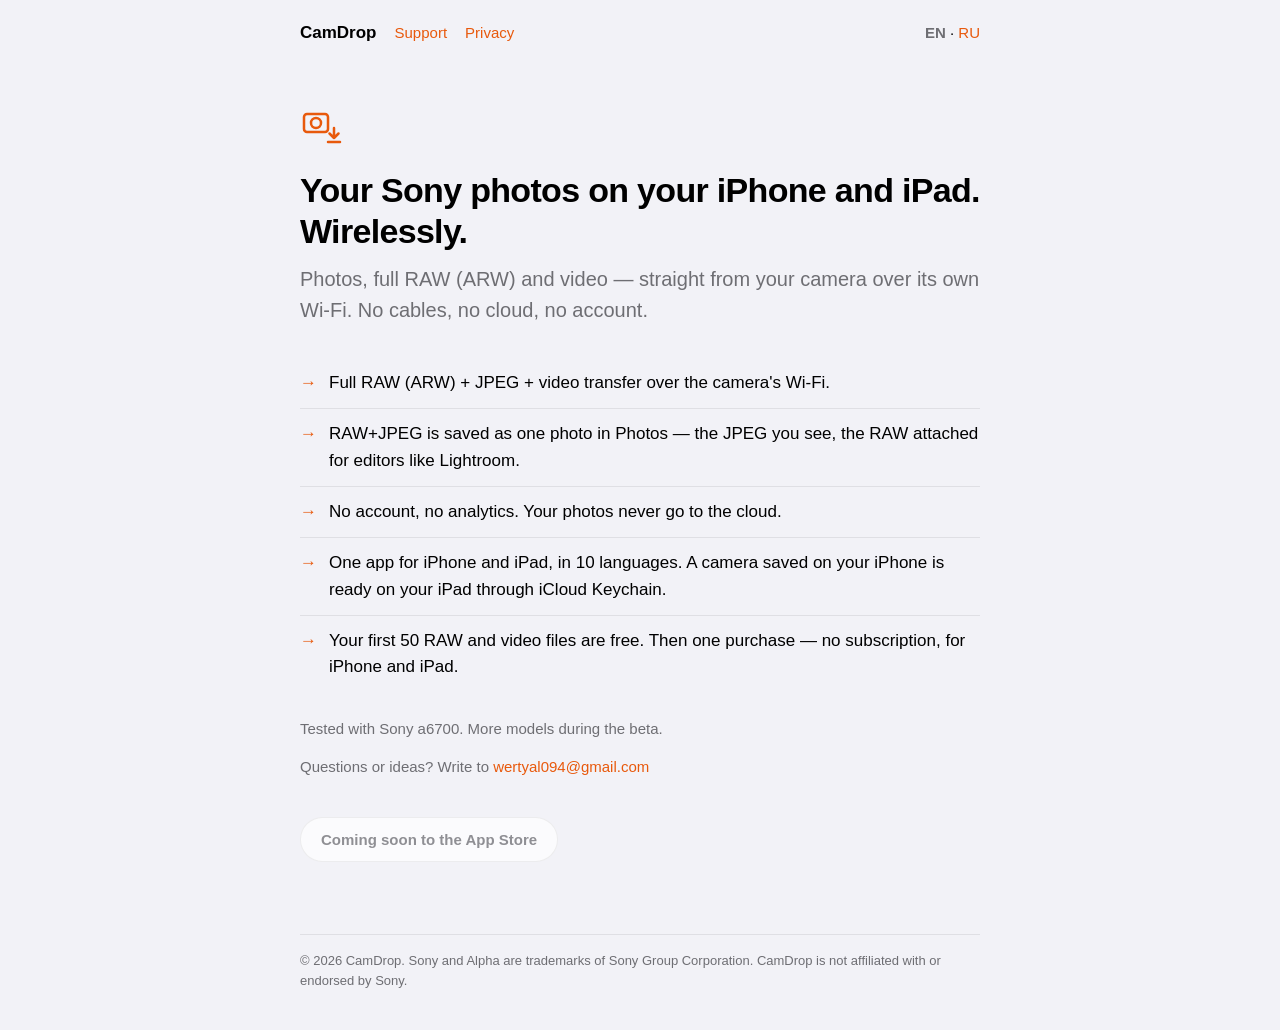
<file: index.html>
<!doctype html>
<html lang="en">
<head>
  <meta charset="utf-8">
  <meta name="viewport" content="width=device-width, initial-scale=1">
  <title>CamDrop — Sony photos, RAW and video, wirelessly to your iPhone and iPad</title>
  <link rel="stylesheet" href="style.css">
</head>
<body>
  <div class="wrap">

    <nav class="topnav">
      <span class="brand">CamDrop</span>
      <a href="support.html">Support</a>
      <a href="privacy.html">Privacy</a>
      <span class="lang-switch"><span class="current">EN</span> · <a href="ru/index.html" hreflang="ru">RU</a></span>
    </nav>

    <header class="hero">
      <svg class="icon" width="44" height="44" viewBox="0 0 44 44" fill="none" aria-hidden="true">
        <rect x="4" y="8" width="24" height="18" rx="3" stroke="currentColor" stroke-width="2.5"/>
        <circle cx="16" cy="17" r="5" stroke="currentColor" stroke-width="2.5"/>
        <path d="M34 22v10M34 32l-4.5-4.5M34 32l4.5-4.5" stroke="currentColor" stroke-width="2.5" stroke-linecap="round" stroke-linejoin="round"/>
        <path d="M28 36h12" stroke="currentColor" stroke-width="2.5" stroke-linecap="round"/>
      </svg>
      <h1>Your Sony photos on your iPhone and iPad. Wirelessly.</h1>
      <p class="tagline">Photos, full RAW (ARW) and video — straight from your camera over its own Wi-Fi. No cables, no cloud, no account.</p>
    </header>

    <main>
      <ul class="points">
        <li><span class="dot">→</span><span>Full RAW (ARW) + JPEG + video transfer over the camera's Wi-Fi.</span></li>
        <li><span class="dot">→</span><span>RAW+JPEG is saved as one photo in Photos — the JPEG you see, the RAW attached for editors like Lightroom.</span></li>
        <li><span class="dot">→</span><span>No account, no analytics. Your photos never go to the cloud.</span></li>
        <li><span class="dot">→</span><span>One app for iPhone and iPad, in 10 languages. A camera saved on your iPhone is ready on your iPad through iCloud Keychain.</span></li>
        <li><span class="dot">→</span><span>Your first 50 RAW and video files are free. Then one purchase — no subscription, for iPhone and iPad.</span></li>
      </ul>

      <p class="note">Tested with Sony a6700. More models during the beta.</p>

      <p class="note">Questions or ideas? Write to <a href="mailto:wertyal094@gmail.com">wertyal094@gmail.com</a></p>

      <span class="badge">Coming soon to the App Store</span>
    </main>

    <footer>
      © 2026 CamDrop. Sony and Alpha are trademarks of Sony Group Corporation. CamDrop is not affiliated with or endorsed by Sony.
    </footer>

  </div>
</body>
</html>
</file>
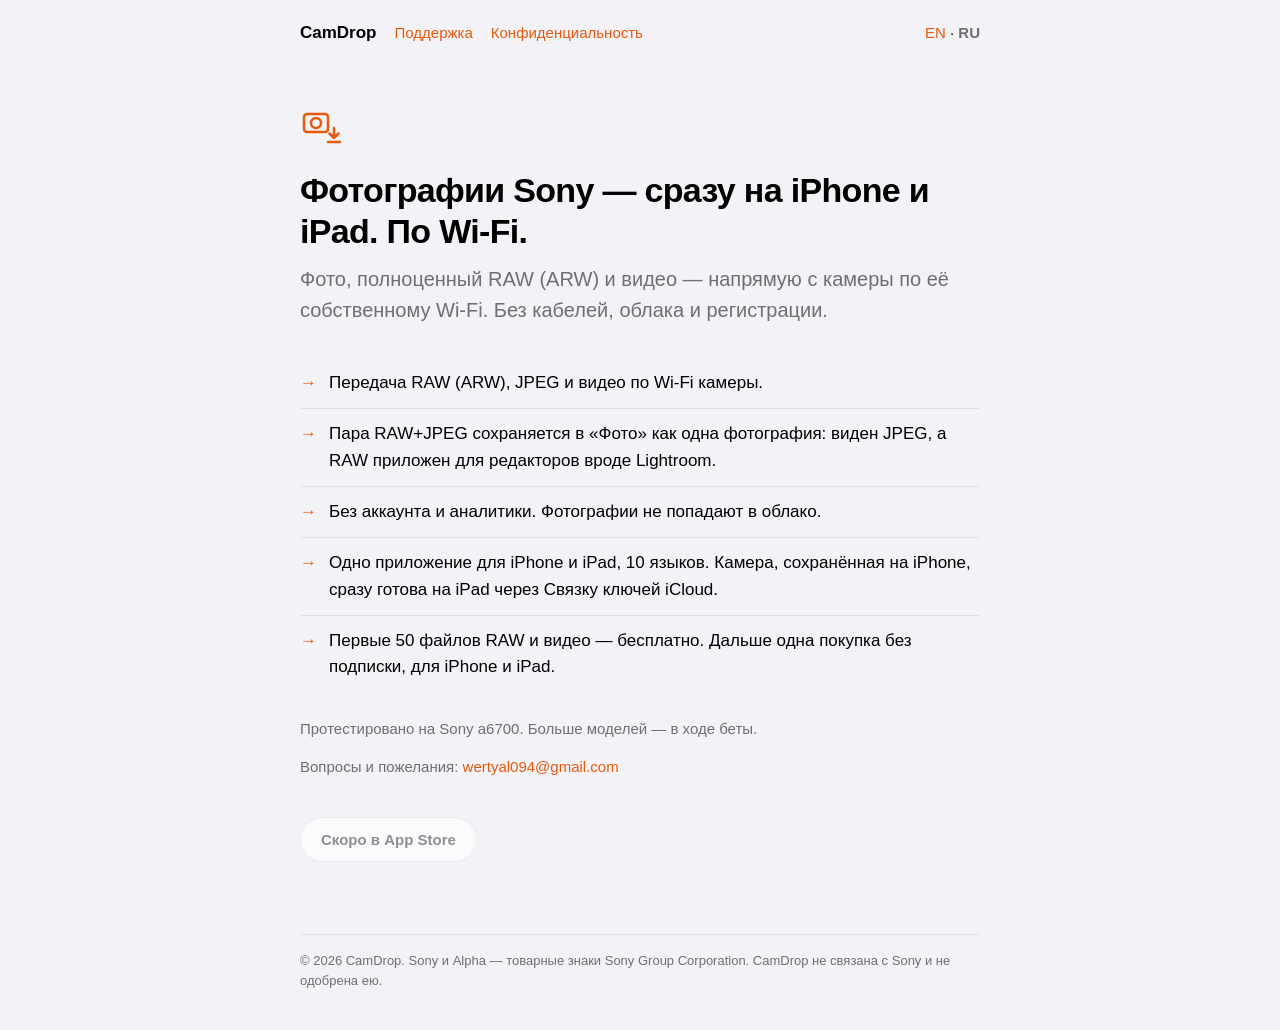
<file: ru/index.html>
<!doctype html>
<html lang="ru">
<head>
  <meta charset="utf-8">
  <meta name="viewport" content="width=device-width, initial-scale=1">
  <title>CamDrop — фото, RAW и видео с камеры Sony прямо на iPhone и iPad</title>
  <link rel="stylesheet" href="../style.css">
</head>
<body>
  <div class="wrap">

    <nav class="topnav">
      <span class="brand">CamDrop</span>
      <a href="support.html">Поддержка</a>
      <a href="privacy.html">Конфиденциальность</a>
      <span class="lang-switch"><a href="../index.html" hreflang="en">EN</a> · <span class="current">RU</span></span>
    </nav>

    <header class="hero">
      <svg class="icon" width="44" height="44" viewBox="0 0 44 44" fill="none" aria-hidden="true">
        <rect x="4" y="8" width="24" height="18" rx="3" stroke="currentColor" stroke-width="2.5"/>
        <circle cx="16" cy="17" r="5" stroke="currentColor" stroke-width="2.5"/>
        <path d="M34 22v10M34 32l-4.5-4.5M34 32l4.5-4.5" stroke="currentColor" stroke-width="2.5" stroke-linecap="round" stroke-linejoin="round"/>
        <path d="M28 36h12" stroke="currentColor" stroke-width="2.5" stroke-linecap="round"/>
      </svg>
      <h1>Фотографии Sony — сразу на iPhone и iPad. По Wi-Fi.</h1>
      <p class="tagline">Фото, полноценный RAW (ARW) и видео — напрямую с камеры по её собственному Wi-Fi. Без кабелей, облака и регистрации.</p>
    </header>

    <main>
      <ul class="points">
        <li><span class="dot">→</span><span>Передача RAW (ARW), JPEG и видео по Wi-Fi камеры.</span></li>
        <li><span class="dot">→</span><span>Пара RAW+JPEG сохраняется в «Фото» как одна фотография: виден JPEG, а RAW приложен для редакторов вроде Lightroom.</span></li>
        <li><span class="dot">→</span><span>Без аккаунта и аналитики. Фотографии не попадают в облако.</span></li>
        <li><span class="dot">→</span><span>Одно приложение для iPhone и iPad, 10 языков. Камера, сохранённая на iPhone, сразу готова на iPad через Связку ключей iCloud.</span></li>
        <li><span class="dot">→</span><span>Первые 50 файлов RAW и видео — бесплатно. Дальше одна покупка без подписки, для iPhone и iPad.</span></li>
      </ul>

      <p class="note">Протестировано на Sony a6700. Больше моделей — в ходе беты.</p>

      <p class="note">Вопросы и пожелания: <a href="mailto:wertyal094@gmail.com">wertyal094@gmail.com</a></p>

      <span class="badge">Скоро в App Store</span>
    </main>

    <footer>
      © 2026 CamDrop. Sony и Alpha — товарные знаки Sony Group Corporation. CamDrop не связана с Sony и не одобрена ею.
    </footer>

  </div>
</body>
</html>
</file>
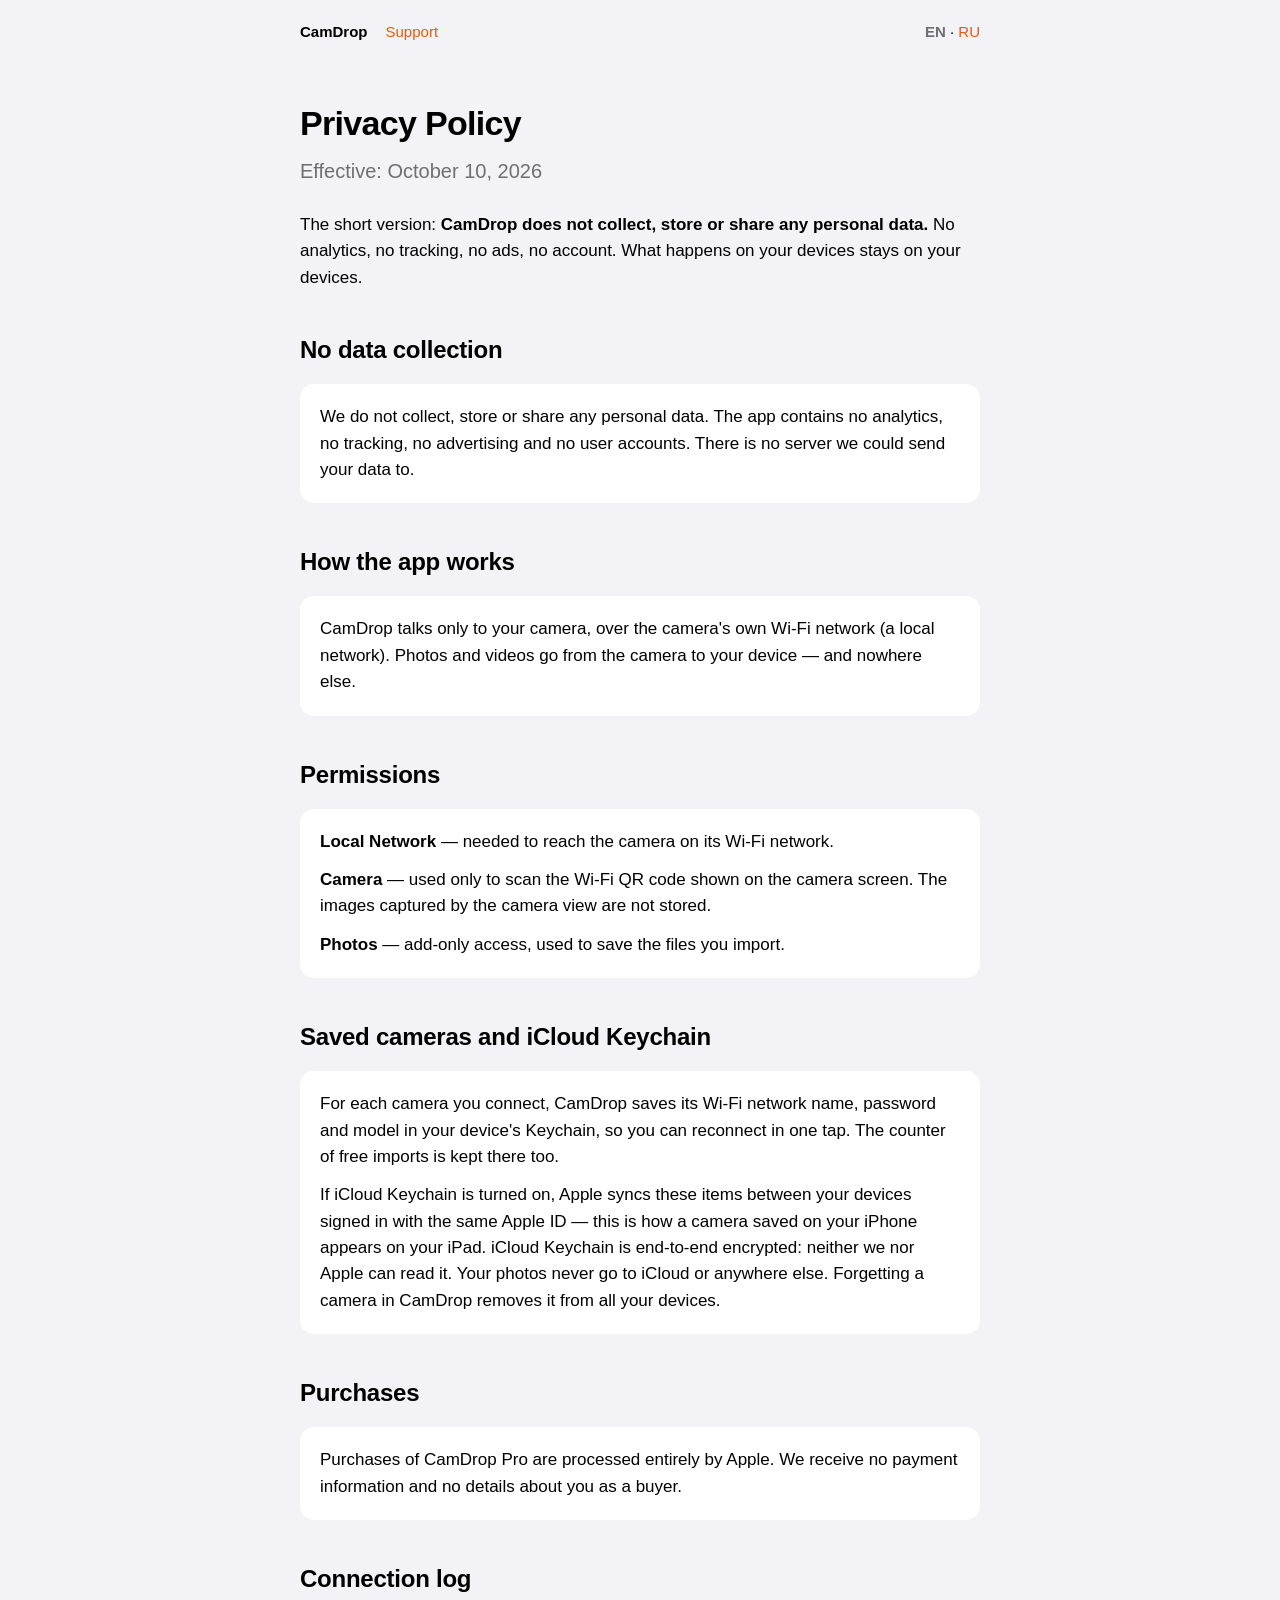
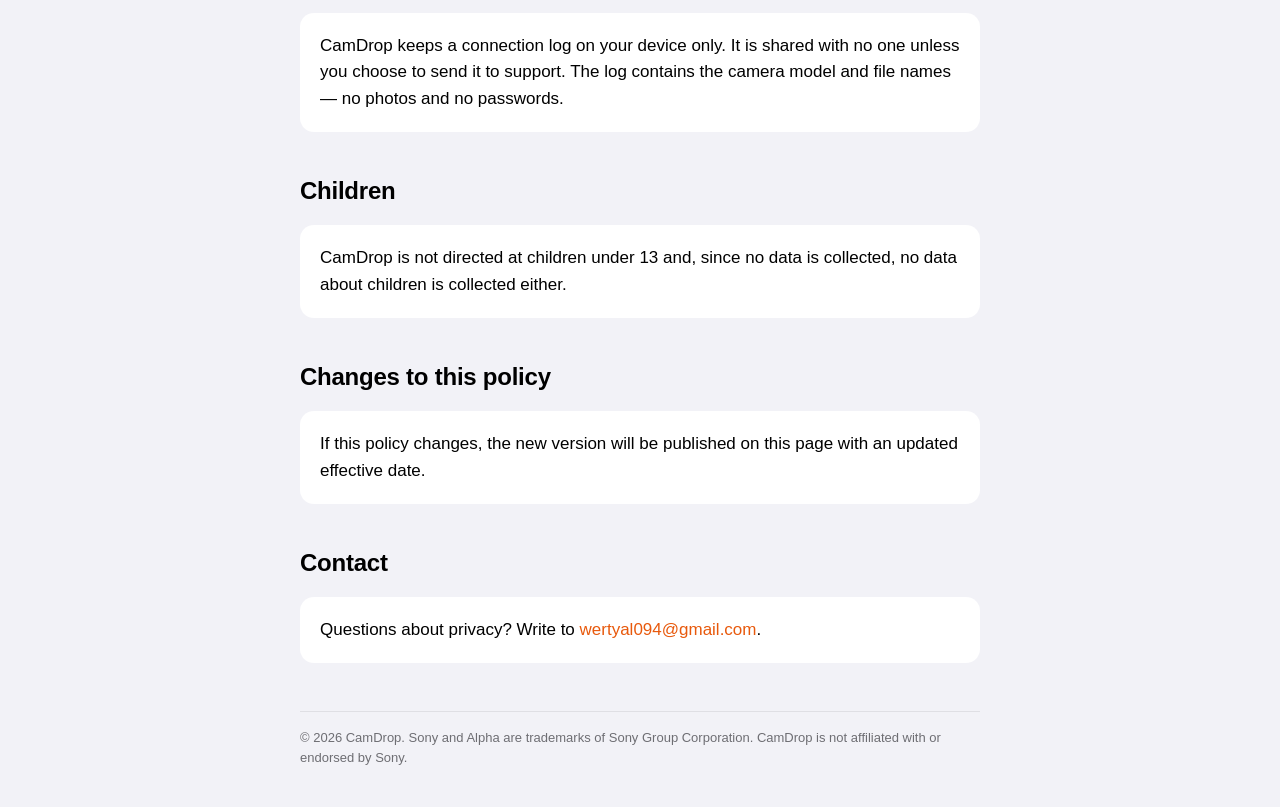
<file: privacy.html>
<!doctype html>
<html lang="en">
<head>
  <meta charset="utf-8">
  <meta name="viewport" content="width=device-width, initial-scale=1">
  <title>Privacy Policy — CamDrop</title>
  <link rel="stylesheet" href="style.css">
</head>
<body>
  <div class="wrap">

    <nav class="topnav">
      <a class="brand" href="index.html">CamDrop</a>
      <a href="support.html">Support</a>
      <span class="lang-switch"><span class="current">EN</span> · <a href="ru/privacy.html" hreflang="ru">RU</a></span>
    </nav>

    <main>
      <header class="hero">
        <h1>Privacy Policy</h1>
        <p class="tagline">Effective: October 10, 2026</p>
      </header>

      <p>The short version: <strong>CamDrop does not collect, store or share any personal data.</strong> No analytics, no tracking, no ads, no account. What happens on your devices stays on your devices.</p>

      <section>
        <h2>No data collection</h2>
        <div class="card">
          <p>We do not collect, store or share any personal data. The app contains no analytics, no tracking, no advertising and no user accounts. There is no server we could send your data to.</p>
        </div>
      </section>

      <section>
        <h2>How the app works</h2>
        <div class="card">
          <p>CamDrop talks only to your camera, over the camera's own Wi-Fi network (a local network). Photos and videos go from the camera to your device — and nowhere else.</p>
        </div>
      </section>

      <section>
        <h2>Permissions</h2>
        <div class="card">
          <p><strong>Local Network</strong> — needed to reach the camera on its Wi-Fi network.</p>
          <p><strong>Camera</strong> — used only to scan the Wi-Fi QR code shown on the camera screen. The images captured by the camera view are not stored.</p>
          <p><strong>Photos</strong> — add-only access, used to save the files you import.</p>
        </div>
      </section>

      <section>
        <h2>Saved cameras and iCloud Keychain</h2>
        <div class="card">
          <p>For each camera you connect, CamDrop saves its Wi-Fi network name, password and model in your device's Keychain, so you can reconnect in one tap. The counter of free imports is kept there too.</p>
          <p>If iCloud Keychain is turned on, Apple syncs these items between your devices signed in with the same Apple ID — this is how a camera saved on your iPhone appears on your iPad. iCloud Keychain is end-to-end encrypted: neither we nor Apple can read it. Your photos never go to iCloud or anywhere else. Forgetting a camera in CamDrop removes it from all your devices.</p>
        </div>
      </section>

      <section>
        <h2>Purchases</h2>
        <div class="card">
          <p>Purchases of CamDrop Pro are processed entirely by Apple. We receive no payment information and no details about you as a buyer.</p>
        </div>
      </section>

      <section>
        <h2>Connection log</h2>
        <div class="card">
          <p>CamDrop keeps a connection log on your device only. It is shared with no one unless you choose to send it to support. The log contains the camera model and file names — no photos and no passwords.</p>
        </div>
      </section>

      <section>
        <h2>Children</h2>
        <div class="card">
          <p>CamDrop is not directed at children under 13 and, since no data is collected, no data about children is collected either.</p>
        </div>
      </section>

      <section>
        <h2>Changes to this policy</h2>
        <div class="card">
          <p>If this policy changes, the new version will be published on this page with an updated effective date.</p>
        </div>
      </section>

      <section>
        <h2>Contact</h2>
        <div class="card">
          <p>Questions about privacy? Write to <a href="mailto:wertyal094@gmail.com">wertyal094@gmail.com</a>.</p>
        </div>
      </section>
    </main>

    <footer>
      © 2026 CamDrop. Sony and Alpha are trademarks of Sony Group Corporation. CamDrop is not affiliated with or endorsed by Sony.
    </footer>

  </div>
</body>
</html>
</file>
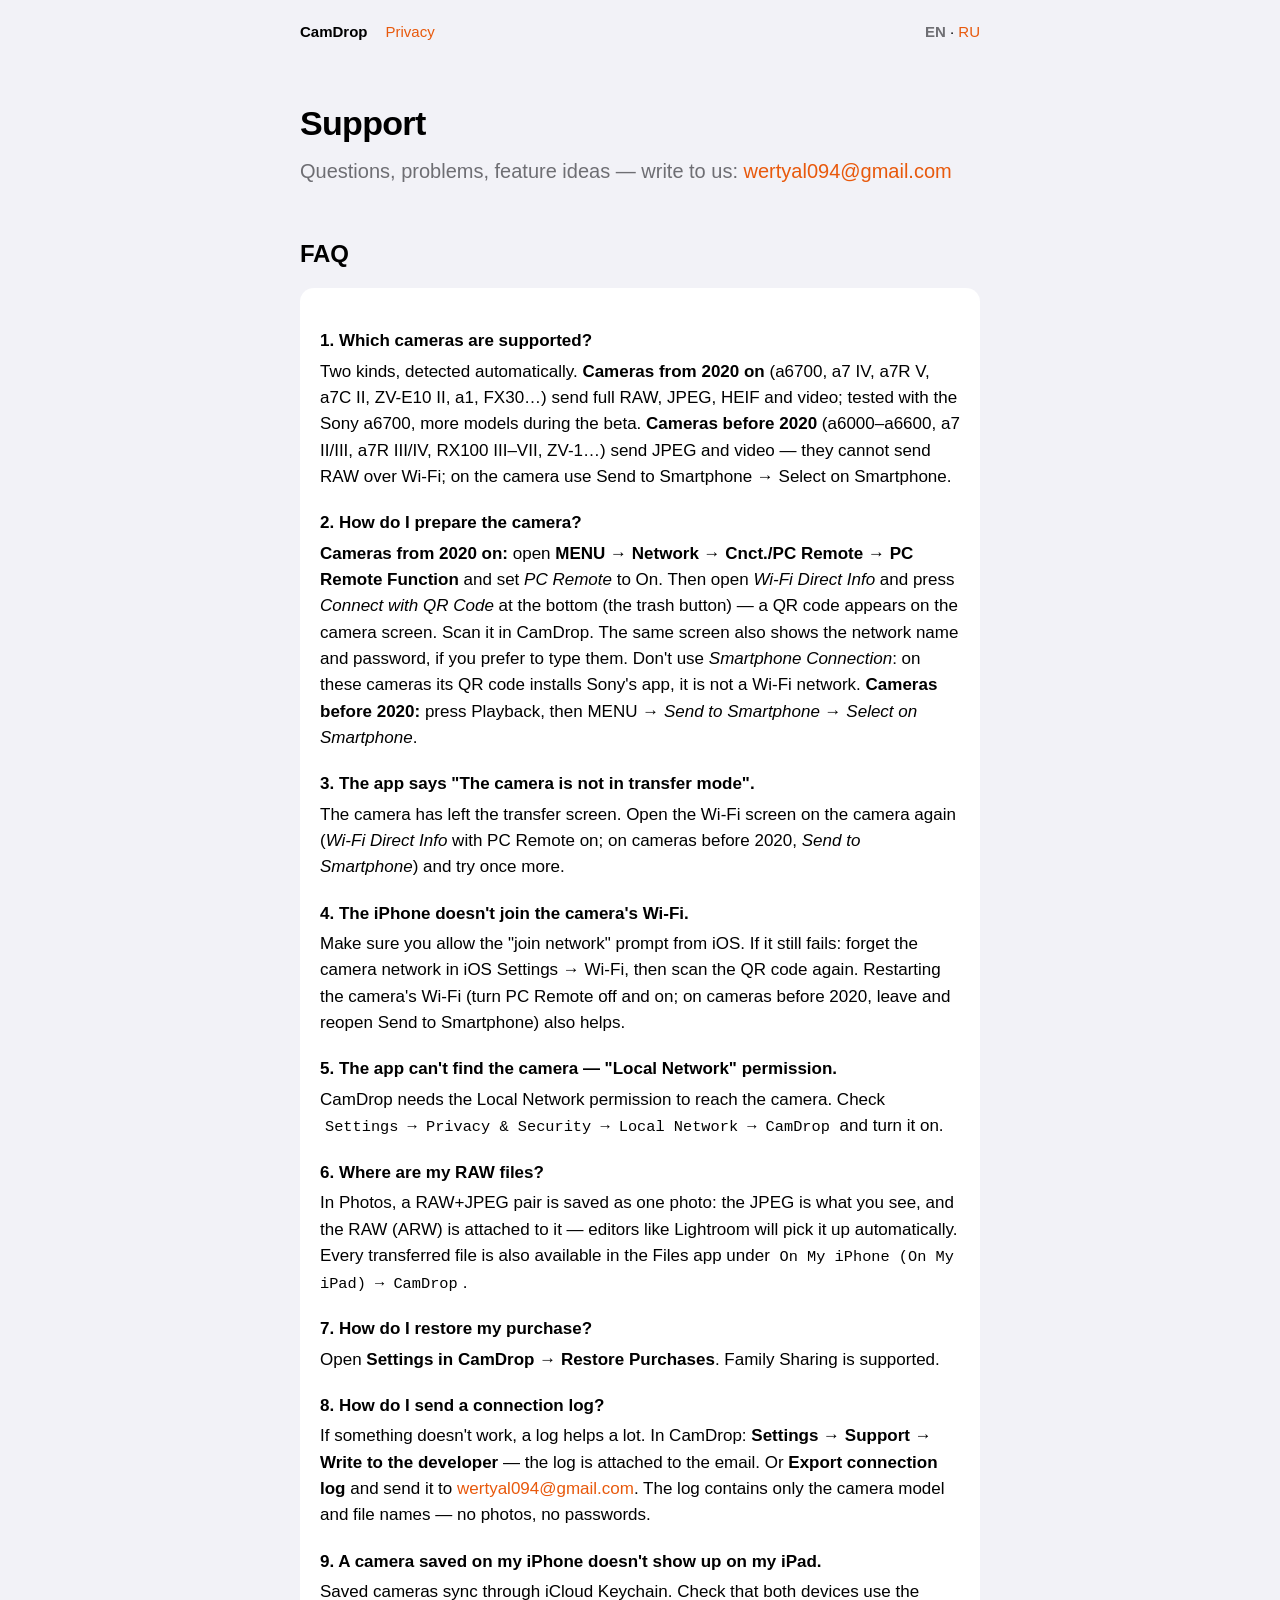
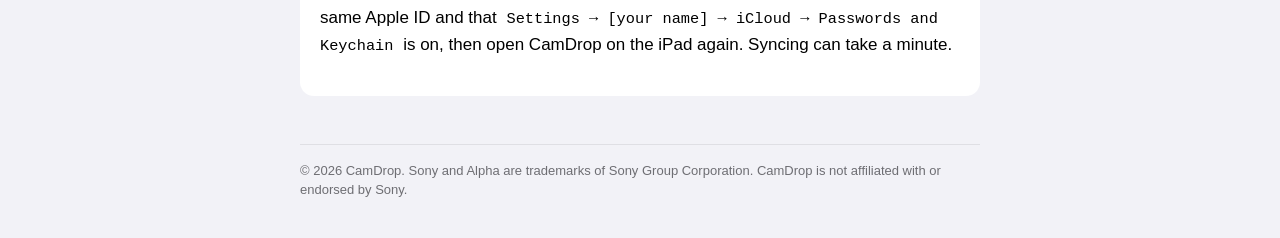
<file: support.html>
<!doctype html>
<html lang="en">
<head>
  <meta charset="utf-8">
  <meta name="viewport" content="width=device-width, initial-scale=1">
  <title>Support &amp; FAQ — CamDrop</title>
  <link rel="stylesheet" href="style.css">
</head>
<body>
  <div class="wrap">

    <nav class="topnav">
      <a class="brand" href="index.html">CamDrop</a>
      <a href="privacy.html">Privacy</a>
      <span class="lang-switch"><span class="current">EN</span> · <a href="ru/support.html" hreflang="ru">RU</a></span>
    </nav>

    <main>
      <header class="hero">
        <h1>Support</h1>
        <p class="tagline">Questions, problems, feature ideas — write to us: <a href="mailto:wertyal094@gmail.com">wertyal094@gmail.com</a></p>
      </header>

      <section>
        <h2>FAQ</h2>

        <div class="card">
          <dl class="faq">
            <dt>1. Which cameras are supported?</dt>
            <dd>Two kinds, detected automatically. <strong>Cameras from 2020 on</strong> (a6700, a7 IV, a7R V, a7C II, ZV-E10 II, a1, FX30…) send full RAW, JPEG, HEIF and video; tested with the Sony a6700, more models during the beta. <strong>Cameras before 2020</strong> (a6000–a6600, a7 II/III, a7R III/IV, RX100 III–VII, ZV-1…) send JPEG and video — they cannot send RAW over Wi-Fi; on the camera use Send to Smartphone → Select on Smartphone.</dd>

            <dt>2. How do I prepare the camera?</dt>
            <dd><strong>Cameras from 2020 on:</strong> open <strong>MENU → Network → Cnct./PC Remote → PC Remote Function</strong> and set <em>PC Remote</em> to On. Then open <em>Wi-Fi Direct Info</em> and press <em>Connect with QR Code</em> at the bottom (the trash button) — a QR code appears on the camera screen. Scan it in CamDrop. The same screen also shows the network name and password, if you prefer to type them. Don't use <em>Smartphone Connection</em>: on these cameras its QR code installs Sony's app, it is not a Wi-Fi network. <strong>Cameras before 2020:</strong> press Playback, then MENU → <em>Send to Smartphone</em> → <em>Select on Smartphone</em>.</dd>

            <dt>3. The app says "The camera is not in transfer mode".</dt>
            <dd>The camera has left the transfer screen. Open the Wi-Fi screen on the camera again (<em>Wi-Fi Direct Info</em> with PC Remote on; on cameras before 2020, <em>Send to Smartphone</em>) and try once more.</dd>

            <dt>4. The iPhone doesn't join the camera's Wi-Fi.</dt>
            <dd>Make sure you allow the "join network" prompt from iOS. If it still fails: forget the camera network in iOS Settings → Wi-Fi, then scan the QR code again. Restarting the camera's Wi-Fi (turn PC Remote off and on; on cameras before 2020, leave and reopen Send to Smartphone) also helps.</dd>

            <dt>5. The app can't find the camera — "Local Network" permission.</dt>
            <dd>CamDrop needs the Local Network permission to reach the camera. Check <span class="path">Settings → Privacy &amp; Security → Local Network → CamDrop</span> and turn it on.</dd>

            <dt>6. Where are my RAW files?</dt>
            <dd>In Photos, a RAW+JPEG pair is saved as one photo: the JPEG is what you see, and the RAW (ARW) is attached to it — editors like Lightroom will pick it up automatically. Every transferred file is also available in the Files app under <span class="path">On My iPhone (On My iPad) → CamDrop</span>.</dd>

            <dt>7. How do I restore my purchase?</dt>
            <dd>Open <strong>Settings in CamDrop → Restore Purchases</strong>. Family Sharing is supported.</dd>

            <dt>8. How do I send a connection log?</dt>
            <dd>If something doesn't work, a log helps a lot. In CamDrop: <strong>Settings → Support → Write to the developer</strong> — the log is attached to the email. Or <strong>Export connection log</strong> and send it to <a href="mailto:wertyal094@gmail.com">wertyal094@gmail.com</a>. The log contains only the camera model and file names — no photos, no passwords.</dd>

            <dt>9. A camera saved on my iPhone doesn't show up on my iPad.</dt>
            <dd>Saved cameras sync through iCloud Keychain. Check that both devices use the same Apple ID and that <span class="path">Settings → [your name] → iCloud → Passwords and Keychain</span> is on, then open CamDrop on the iPad again. Syncing can take a minute.</dd>
          </dl>
        </div>
      </section>
    </main>

    <footer>
      © 2026 CamDrop. Sony and Alpha are trademarks of Sony Group Corporation. CamDrop is not affiliated with or endorsed by Sony.
    </footer>

  </div>
</body>
</html>
</file>
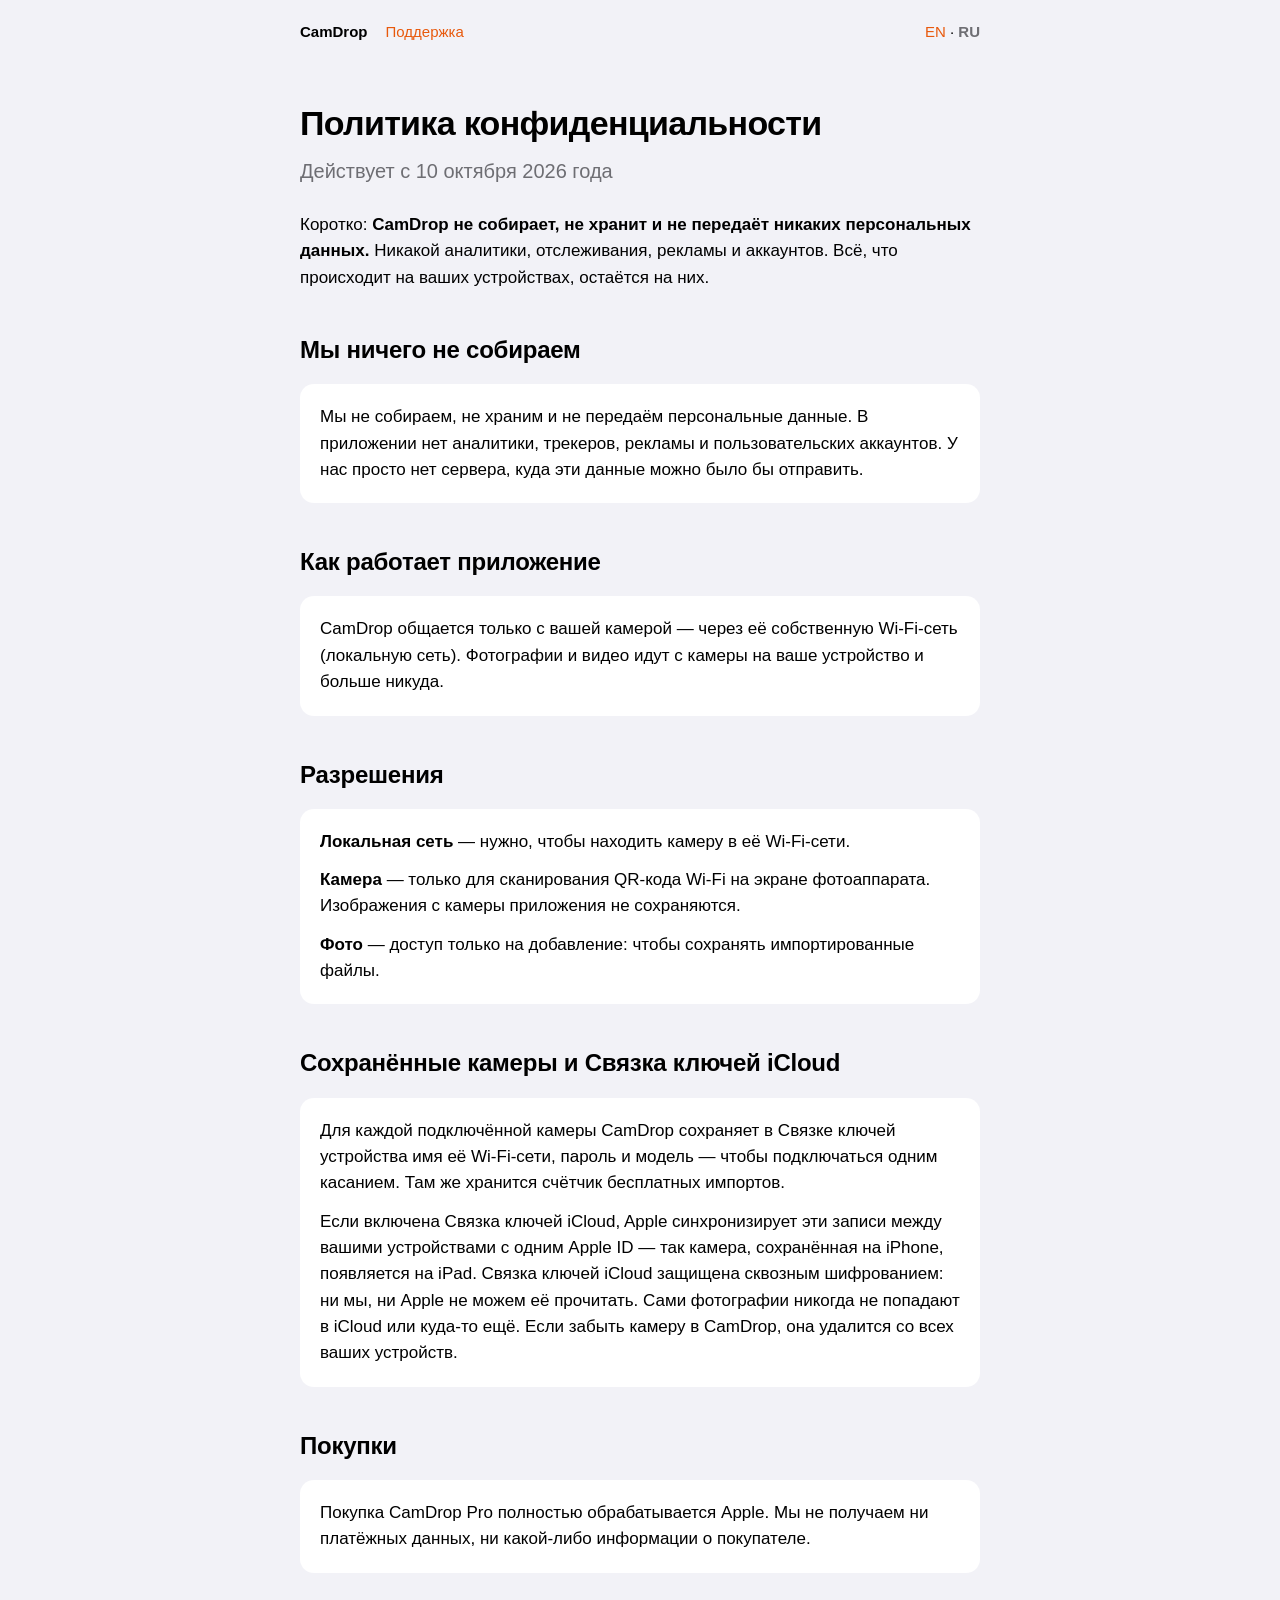
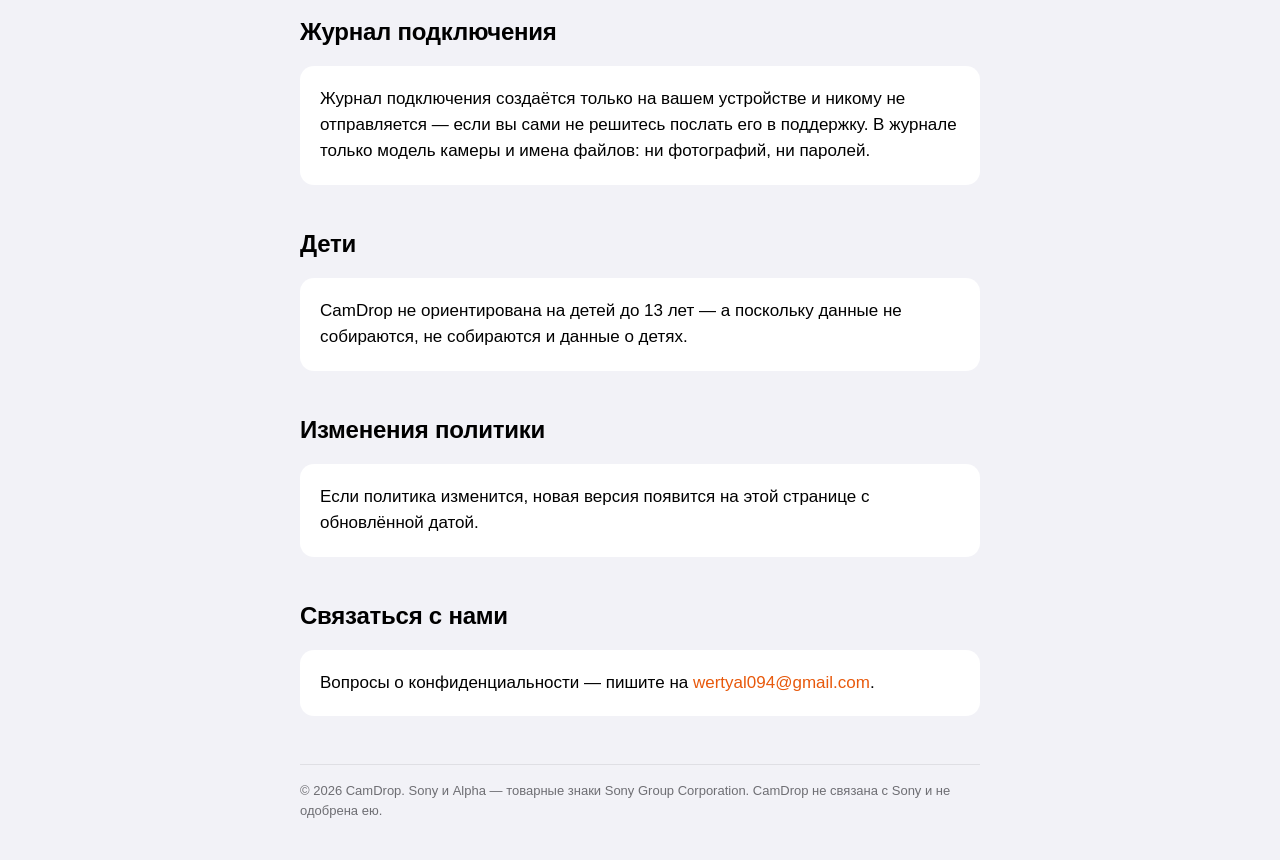
<file: ru/privacy.html>
<!doctype html>
<html lang="ru">
<head>
  <meta charset="utf-8">
  <meta name="viewport" content="width=device-width, initial-scale=1">
  <title>Политика конфиденциальности — CamDrop</title>
  <link rel="stylesheet" href="../style.css">
</head>
<body>
  <div class="wrap">

    <nav class="topnav">
      <a class="brand" href="index.html">CamDrop</a>
      <a href="support.html">Поддержка</a>
      <span class="lang-switch"><a href="../privacy.html" hreflang="en">EN</a> · <span class="current">RU</span></span>
    </nav>

    <main>
      <header class="hero">
        <h1>Политика конфиденциальности</h1>
        <p class="tagline">Действует с 10 октября 2026 года</p>
      </header>

      <p>Коротко: <strong>CamDrop не собирает, не хранит и не передаёт никаких персональных данных.</strong> Никакой аналитики, отслеживания, рекламы и аккаунтов. Всё, что происходит на ваших устройствах, остаётся на них.</p>

      <section>
        <h2>Мы ничего не собираем</h2>
        <div class="card">
          <p>Мы не собираем, не храним и не передаём персональные данные. В приложении нет аналитики, трекеров, рекламы и пользовательских аккаунтов. У нас просто нет сервера, куда эти данные можно было бы отправить.</p>
        </div>
      </section>

      <section>
        <h2>Как работает приложение</h2>
        <div class="card">
          <p>CamDrop общается только с вашей камерой — через её собственную Wi-Fi-сеть (локальную сеть). Фотографии и видео идут с камеры на ваше устройство и больше никуда.</p>
        </div>
      </section>

      <section>
        <h2>Разрешения</h2>
        <div class="card">
          <p><strong>Локальная сеть</strong> — нужно, чтобы находить камеру в её Wi-Fi-сети.</p>
          <p><strong>Камера</strong> — только для сканирования QR-кода Wi-Fi на экране фотоаппарата. Изображения с камеры приложения не сохраняются.</p>
          <p><strong>Фото</strong> — доступ только на добавление: чтобы сохранять импортированные файлы.</p>
        </div>
      </section>

      <section>
        <h2>Сохранённые камеры и Связка ключей iCloud</h2>
        <div class="card">
          <p>Для каждой подключённой камеры CamDrop сохраняет в Связке ключей устройства имя её Wi-Fi-сети, пароль и модель — чтобы подключаться одним касанием. Там же хранится счётчик бесплатных импортов.</p>
          <p>Если включена Связка ключей iCloud, Apple синхронизирует эти записи между вашими устройствами с одним Apple ID — так камера, сохранённая на iPhone, появляется на iPad. Связка ключей iCloud защищена сквозным шифрованием: ни мы, ни Apple не можем её прочитать. Сами фотографии никогда не попадают в iCloud или куда-то ещё. Если забыть камеру в CamDrop, она удалится со всех ваших устройств.</p>
        </div>
      </section>

      <section>
        <h2>Покупки</h2>
        <div class="card">
          <p>Покупка CamDrop Pro полностью обрабатывается Apple. Мы не получаем ни платёжных данных, ни какой-либо информации о покупателе.</p>
        </div>
      </section>

      <section>
        <h2>Журнал подключения</h2>
        <div class="card">
          <p>Журнал подключения создаётся только на вашем устройстве и никому не отправляется — если вы сами не решитесь послать его в поддержку. В журнале только модель камеры и имена файлов: ни фотографий, ни паролей.</p>
        </div>
      </section>

      <section>
        <h2>Дети</h2>
        <div class="card">
          <p>CamDrop не ориентирована на детей до 13 лет — а поскольку данные не собираются, не собираются и данные о детях.</p>
        </div>
      </section>

      <section>
        <h2>Изменения политики</h2>
        <div class="card">
          <p>Если политика изменится, новая версия появится на этой странице с обновлённой датой.</p>
        </div>
      </section>

      <section>
        <h2>Связаться с нами</h2>
        <div class="card">
          <p>Вопросы о конфиденциальности — пишите на <a href="mailto:wertyal094@gmail.com">wertyal094@gmail.com</a>.</p>
        </div>
      </section>
    </main>

    <footer>
      © 2026 CamDrop. Sony и Alpha — товарные знаки Sony Group Corporation. CamDrop не связана с Sony и не одобрена ею.
    </footer>

  </div>
</body>
</html>
</file>
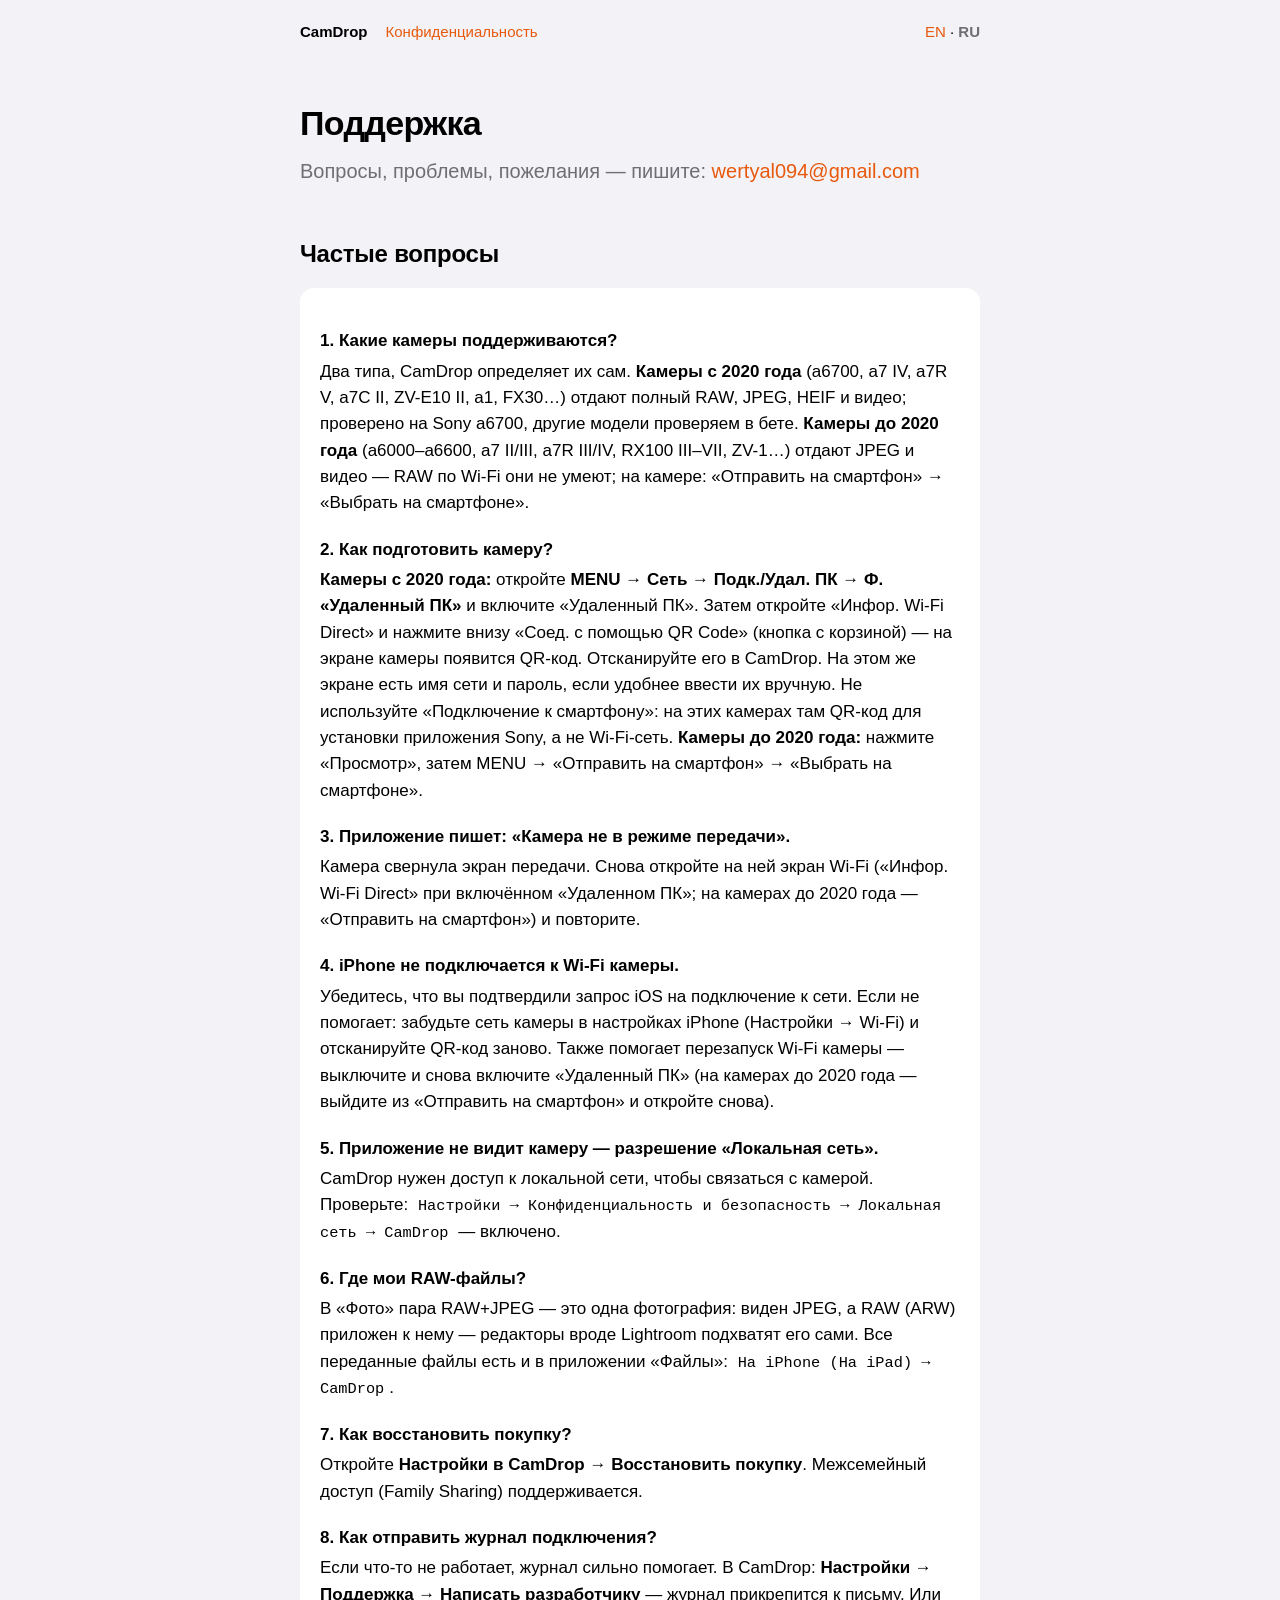
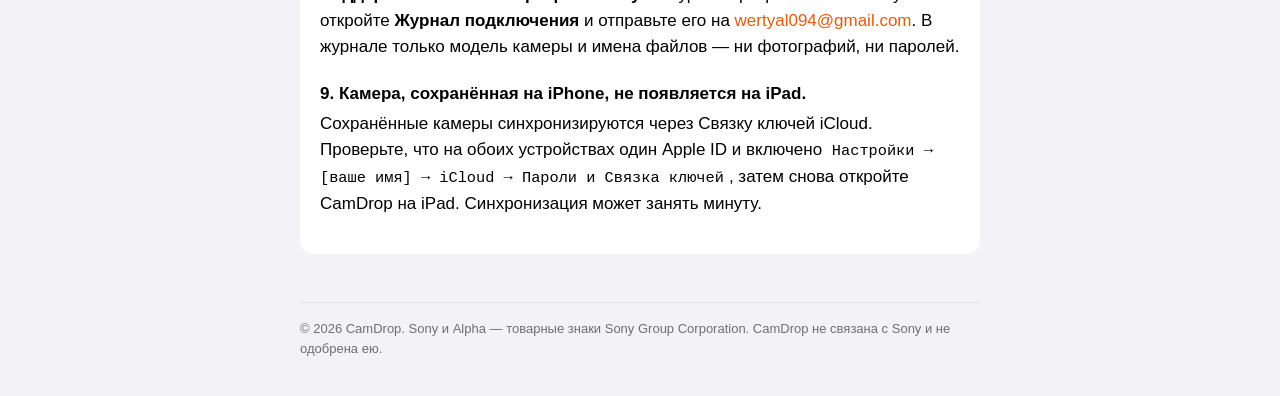
<file: ru/support.html>
<!doctype html>
<html lang="ru">
<head>
  <meta charset="utf-8">
  <meta name="viewport" content="width=device-width, initial-scale=1">
  <title>Поддержка и вопросы — CamDrop</title>
  <link rel="stylesheet" href="../style.css">
</head>
<body>
  <div class="wrap">

    <nav class="topnav">
      <a class="brand" href="index.html">CamDrop</a>
      <a href="privacy.html">Конфиденциальность</a>
      <span class="lang-switch"><a href="../support.html" hreflang="en">EN</a> · <span class="current">RU</span></span>
    </nav>

    <main>
      <header class="hero">
        <h1>Поддержка</h1>
        <p class="tagline">Вопросы, проблемы, пожелания — пишите: <a href="mailto:wertyal094@gmail.com">wertyal094@gmail.com</a></p>
      </header>

      <section>
        <h2>Частые вопросы</h2>

        <div class="card">
          <dl class="faq">
            <dt>1. Какие камеры поддерживаются?</dt>
            <dd>Два типа, CamDrop определяет их сам. <strong>Камеры с 2020 года</strong> (a6700, a7 IV, a7R V, a7C II, ZV-E10 II, a1, FX30…) отдают полный RAW, JPEG, HEIF и видео; проверено на Sony a6700, другие модели проверяем в бете. <strong>Камеры до 2020 года</strong> (a6000–a6600, a7 II/III, a7R III/IV, RX100 III–VII, ZV-1…) отдают JPEG и видео — RAW по Wi-Fi они не умеют; на камере: «Отправить на смартфон» → «Выбрать на смартфоне».</dd>

            <dt>2. Как подготовить камеру?</dt>
            <dd><strong>Камеры с 2020 года:</strong> откройте <strong>MENU → Сеть → Подк./Удал. ПК → Ф. «Удаленный ПК»</strong> и включите «Удаленный ПК». Затем откройте «Инфор. Wi-Fi Direct» и нажмите внизу «Соед. с помощью QR Code» (кнопка с корзиной) — на экране камеры появится QR-код. Отсканируйте его в CamDrop. На этом же экране есть имя сети и пароль, если удобнее ввести их вручную. Не используйте «Подключение к смартфону»: на этих камерах там QR-код для установки приложения Sony, а не Wi-Fi-сеть. <strong>Камеры до 2020 года:</strong> нажмите «Просмотр», затем MENU → «Отправить на смартфон» → «Выбрать на смартфоне».</dd>

            <dt>3. Приложение пишет: «Камера не в режиме передачи».</dt>
            <dd>Камера свернула экран передачи. Снова откройте на ней экран Wi-Fi («Инфор. Wi-Fi Direct» при включённом «Удаленном ПК»; на камерах до 2020 года — «Отправить на смартфон») и повторите.</dd>

            <dt>4. iPhone не подключается к Wi-Fi камеры.</dt>
            <dd>Убедитесь, что вы подтвердили запрос iOS на подключение к сети. Если не помогает: забудьте сеть камеры в настройках iPhone (Настройки → Wi-Fi) и отсканируйте QR-код заново. Также помогает перезапуск Wi-Fi камеры — выключите и снова включите «Удаленный ПК» (на камерах до 2020 года — выйдите из «Отправить на смартфон» и откройте снова).</dd>

            <dt>5. Приложение не видит камеру — разрешение «Локальная сеть».</dt>
            <dd>CamDrop нужен доступ к локальной сети, чтобы связаться с камерой. Проверьте: <span class="path">Настройки → Конфиденциальность и безопасность → Локальная сеть → CamDrop</span> — включено.</dd>

            <dt>6. Где мои RAW-файлы?</dt>
            <dd>В «Фото» пара RAW+JPEG — это одна фотография: виден JPEG, а RAW (ARW) приложен к нему — редакторы вроде Lightroom подхватят его сами. Все переданные файлы есть и в приложении «Файлы»: <span class="path">На iPhone (На iPad) → CamDrop</span>.</dd>

            <dt>7. Как восстановить покупку?</dt>
            <dd>Откройте <strong>Настройки в CamDrop → Восстановить покупку</strong>. Межсемейный доступ (Family Sharing) поддерживается.</dd>

            <dt>8. Как отправить журнал подключения?</dt>
            <dd>Если что-то не работает, журнал сильно помогает. В CamDrop: <strong>Настройки → Поддержка → Написать разработчику</strong> — журнал прикрепится к письму. Или откройте <strong>Журнал подключения</strong> и отправьте его на <a href="mailto:wertyal094@gmail.com">wertyal094@gmail.com</a>. В журнале только модель камеры и имена файлов — ни фотографий, ни паролей.</dd>

            <dt>9. Камера, сохранённая на iPhone, не появляется на iPad.</dt>
            <dd>Сохранённые камеры синхронизируются через Связку ключей iCloud. Проверьте, что на обоих устройствах один Apple ID и включено <span class="path">Настройки → [ваше имя] → iCloud → Пароли и Связка ключей</span>, затем снова откройте CamDrop на iPad. Синхронизация может занять минуту.</dd>
          </dl>
        </div>
      </section>
    </main>

    <footer>
      © 2026 CamDrop. Sony и Alpha — товарные знаки Sony Group Corporation. CamDrop не связана с Sony и не одобрена ею.
    </footer>

  </div>
</body>
</html>
</file>
<file: style.css>
/* CamDrop static site — no JavaScript, no external resources. */

:root {
  --bg: #F2F2F7;
  --card: #FFFFFF;
  --text: #000000;
  --text-2: #6E6E73;
  --accent: #E8590C;
  --border: rgba(0, 0, 0, 0.08);
}

@media (prefers-color-scheme: dark) {
  :root {
    --bg: #000000;
    --card: #1C1C1E;
    --text: #FFFFFF;
    --text-2: #98989D;
    --accent: #FF8A3D;
    --border: rgba(255, 255, 255, 0.12);
  }
}

* {
  box-sizing: border-box;
}

html {
  -webkit-text-size-adjust: 100%;
}

body {
  margin: 0;
  padding: 0 16px;
  background: var(--bg);
  color: var(--text);
  font-family: -apple-system, BlinkMacSystemFont, "SF Pro Text", "Segoe UI", Roboto, sans-serif;
  font-size: 17px;
  line-height: 1.55;
}

.wrap {
  max-width: 680px;
  margin: 0 auto;
}

a {
  color: var(--accent);
  text-decoration: none;
}

a:hover {
  text-decoration: underline;
}

/* Top navigation */

.topnav {
  display: flex;
  flex-wrap: wrap;
  align-items: baseline;
  gap: 8px 18px;
  padding: 20px 0 12px;
}

.topnav .brand {
  font-weight: 600;
  color: var(--text);
}

.topnav a {
  font-size: 15px;
}

.lang-switch {
  margin-left: auto;
  font-size: 15px;
}

.lang-switch .current {
  color: var(--text-2);
  font-weight: 600;
}

/* Hero */

.hero {
  padding: 48px 0 8px;
}

.hero h1 {
  font-size: 34px;
  line-height: 1.2;
  font-weight: 700;
  letter-spacing: -0.02em;
  margin: 0 0 12px;
}

.hero .tagline {
  font-size: 20px;
  color: var(--text-2);
  margin: 0;
}

.hero .icon {
  display: block;
  margin-bottom: 20px;
  color: var(--accent);
}

/* Cards */

.card {
  background: var(--card);
  border-radius: 14px;
  padding: 20px;
  margin: 16px 0;
}

.card h2 {
  font-size: 20px;
  font-weight: 600;
  margin: 0 0 8px;
}

.card p {
  margin: 0 0 12px;
}

.card p:last-child,
.card ul:last-child,
.card ol:last-child {
  margin-bottom: 0;
}

.points {
  list-style: none;
  padding: 0;
  margin: 24px 0;
}

.points li {
  display: flex;
  gap: 12px;
  align-items: baseline;
  padding: 12px 0;
  border-bottom: 1px solid var(--border);
}

.points li:last-child {
  border-bottom: none;
}

.points .dot {
  color: var(--accent);
  font-weight: 700;
  flex-shrink: 0;
}

/* Sections */

section {
  margin: 40px 0;
}

h2 {
  font-size: 24px;
  font-weight: 700;
  letter-spacing: -0.01em;
  margin: 0 0 12px;
}

h3 {
  font-size: 18px;
  font-weight: 600;
  margin: 24px 0 8px;
}

.note {
  color: var(--text-2);
  font-size: 15px;
}

/* Coming soon badge */

.badge {
  display: inline-block;
  margin: 24px 0;
  padding: 10px 20px;
  border-radius: 999px;
  background: var(--card);
  border: 1px solid var(--border);
  color: var(--text-2);
  font-size: 15px;
  font-weight: 600;
  opacity: 0.75;
  user-select: none;
}

/* FAQ */

.faq dt {
  font-weight: 600;
  margin-top: 20px;
}

.faq dd {
  margin: 4px 0 0;
  color: var(--text);
}

.faq dd .muted {
  color: var(--text-2);
}

code, .path {
  font-family: ui-monospace, "SF Mono", Menlo, monospace;
  font-size: 0.9em;
  background: var(--card);
  border-radius: 6px;
  padding: 1px 5px;
}

/* Footer */

footer {
  margin: 48px 0 40px;
  padding-top: 16px;
  border-top: 1px solid var(--border);
  color: var(--text-2);
  font-size: 13px;
  line-height: 1.5;
}

@media (max-width: 420px) {
  body {
    font-size: 16px;
  }

  .hero {
    padding-top: 32px;
  }

  .hero h1 {
    font-size: 28px;
  }
}
</file>
